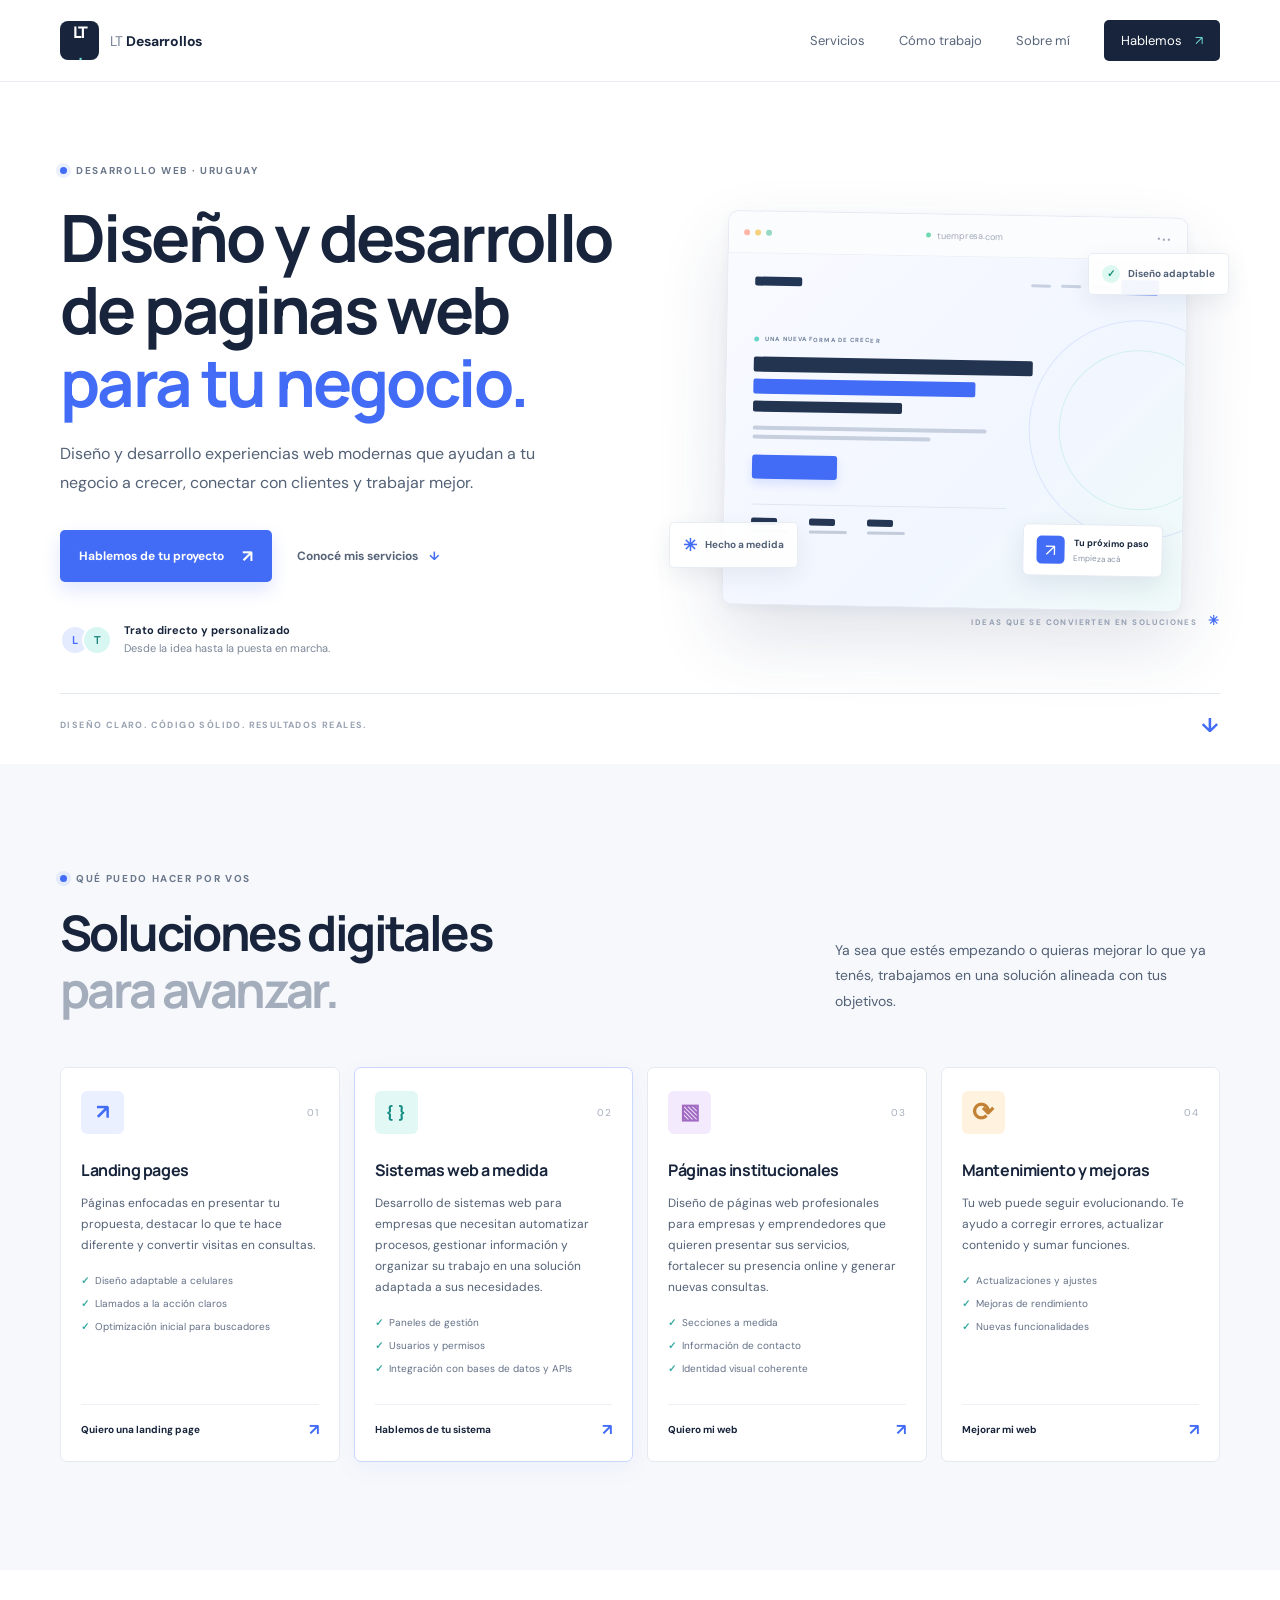
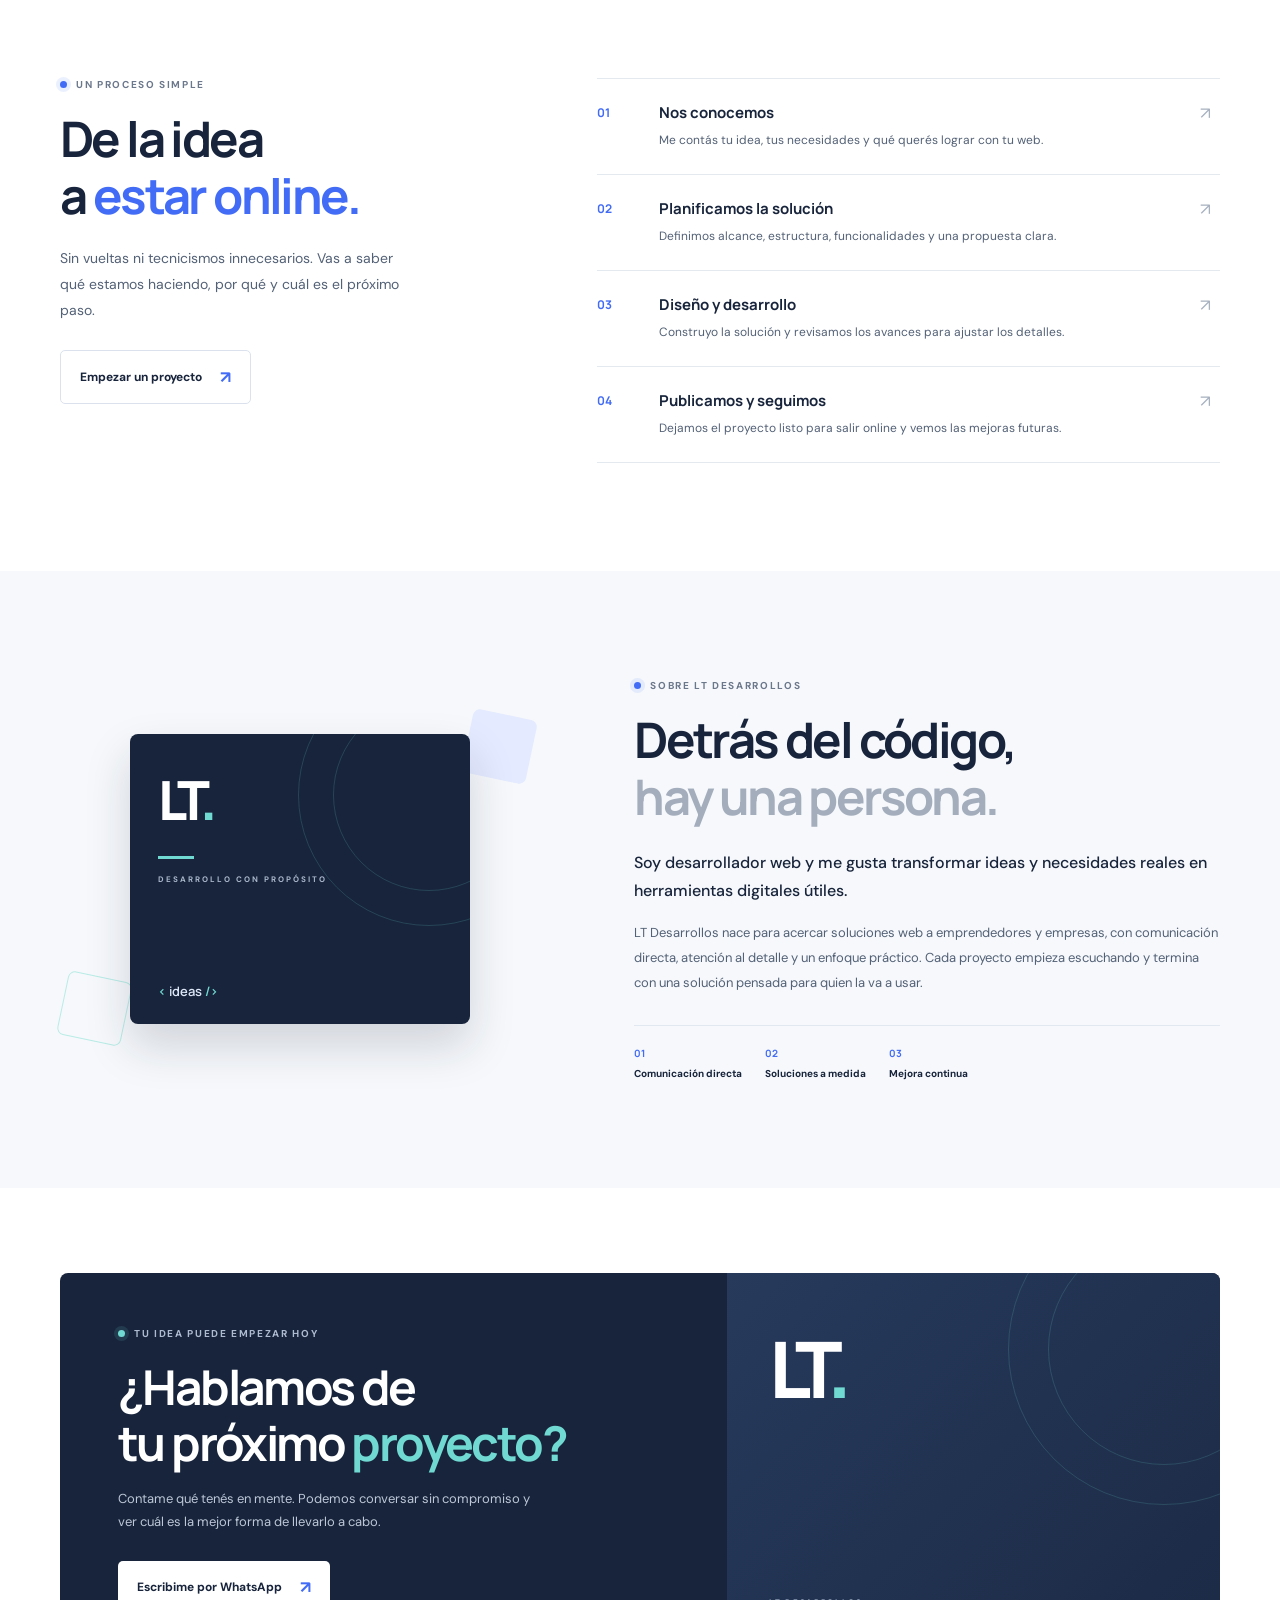
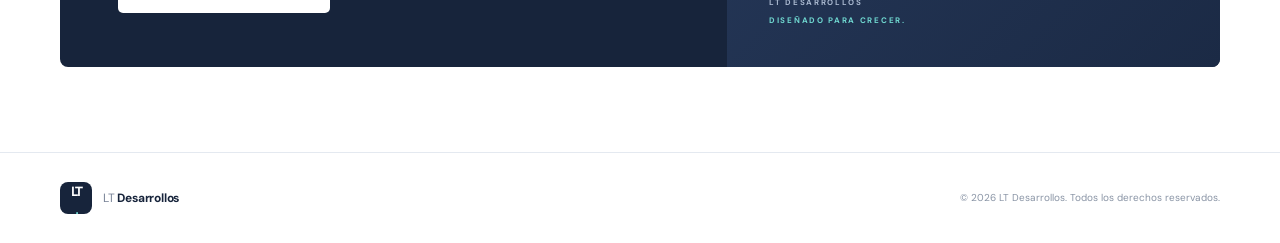
<file: index.html>
<!doctype html>
<html lang="es-UY">
<head>
    <meta charset="utf-8">
  <meta name="viewport" content="width=device-width, initial-scale=1">

  <title>Diseño de paginas Web en Uruguay </title>

  <meta
    name="description"
    content="Diseño de páginas web, landing pages y desarrollo de sistemas a medida en Uruguay. Soluciones digitales para empresas y emprendedores."
  >

  <meta name="robots" content="index, follow">
  <meta name="theme-color" content="#f7f8fa">

  <link
    rel="canonical"
    href="https://www.ltdesarrollos.com/"
  >

  <!-- Open Graph: vista previa al compartir el sitio -->
  <meta property="og:type" content="website">
  <meta property="og:locale" content="es_UY">
  <meta property="og:site_name" content="LT Desarrollos">
  <meta
    property="og:title"
    content="Desarrollo Web en Uruguay | LT Desarrollos"
  >
  <meta
    property="og:description"
    content="Diseño de páginas web, landing pages y sistemas a medida para empresas y emprendedores."
  >
  <meta
    property="og:url"
    content="https://www.ltdesarrollos.com/"
  >

  <link rel="preconnect" href="https://fonts.googleapis.com">
  <link
    rel="preconnect"
    href="https://fonts.gstatic.com"
    crossorigin
  >

  <link
    href="https://fonts.googleapis.com/css2?family=DM+Sans:wght@400;500;600;700&family=Manrope:wght@400;500;600;700;800&display=swap"
    rel="stylesheet"
  >

  <link rel="stylesheet" href="styles.css">

  <!-- Datos estructurados de la organización -->
  <script type="application/ld+json">
  {
    "@context": "https://schema.org",
    "@type": "Organization",
    "name": "LT Desarrollos",
    "url": "https://www.ltdesarrollos.com/",
    "description": "Diseño y desarrollo de páginas web, landing pages y sistemas web a medida en Uruguay."
  }
  </script>
</head>
<body>
  <header class="site-header">
    <div class="container nav-wrap">
      <a class="brand" href="#inicio" aria-label="LT Desarrollos, inicio"><span class="brand-mark">LT<span>.</span></span><span class="brand-name">LT <b>Desarrollos</b></span></a>
      <button class="menu-toggle" aria-label="Abrir menú" aria-expanded="false" aria-controls="main-nav"><span></span><span></span></button>
      <nav class="main-nav" id="main-nav"><a href="#servicios">Servicios</a><a href="#proceso">Cómo trabajo</a><a href="#sobre-mi">Sobre mí</a><a class="nav-cta" href="#contacto">Hablemos <span>↗</span></a></nav>
    </div>
  </header>

  <main>
    <section class="hero section" id="inicio">
      <div class="container hero-grid">
        <div class="hero-copy">
          <div class="eyebrow"><span class="eyebrow-dot"></span> DESARROLLO WEB · URUGUAY</div>
          <h1>Diseño y desarrollo de paginas web<span class="accent-text"> para tu negocio.</span></h1>
          <p class="hero-lead">Diseño y desarrollo experiencias web modernas que ayudan a tu negocio a crecer, conectar con clientes y trabajar mejor.</p>
          <div class="hero-actions"><a class="button button-primary" href="#contacto">Hablemos de tu proyecto <span>↗</span></a><a class="text-link" href="#servicios">Conocé mis servicios <span>↓</span></a></div>
          <div class="hero-note"><div class="avatar-stack" aria-hidden="true"><span>L</span><span>T</span></div><p><strong>Trato directo y personalizado</strong><br><span>Desde la idea hasta la puesta en marcha.</span></p></div>
        </div>
        <div class="hero-visual" aria-label="Ilustración de una interfaz web">
          <div class="visual-glow"></div>
          <div class="browser-card"><div class="browser-top"><div class="window-dots"><i></i><i></i><i></i></div><div class="browser-address"><span></span> tuempresa.com</div><div class="browser-menu">•••</div></div>
            <div class="mock-site"><div class="mock-nav"><div class="mock-logo"></div><div class="mock-nav-links"><i></i><i></i><i></i><b></b></div></div>
              <div class="mock-content"><div class="mock-label"><span></span> UNA NUEVA FORMA DE CRECER</div><div class="mock-title"><i></i><i></i><i></i></div><div class="mock-description"><i></i><i></i></div><div class="mock-button"></div><div class="mock-stats"><div><b></b><i></i></div><div><b></b><i></i></div><div><b></b><i></i></div></div></div>
              <div class="mock-orbit orbit-one"></div><div class="mock-orbit orbit-two"></div><div class="mock-floating-card"><span class="float-icon">↗</span><span><b>Tu próximo paso</b><small>Empieza acá</small></span></div>
            </div>
          </div>
          <div class="floating-chip chip-top"><span class="chip-check">✓</span> Diseño adaptable</div><div class="floating-chip chip-bottom"><span class="chip-spark">✳</span> Hecho a medida</div><div class="visual-caption">IDEAS QUE SE CONVIERTEN EN SOLUCIONES <span>✳</span></div>
        </div>
      </div>
      <div class="container hero-bottom"><span>DISEÑO CLARO. CÓDIGO SÓLIDO. RESULTADOS REALES.</span><a href="#servicios" aria-label="Ir a servicios">↓</a></div>
    </section>

    <section class="services section section-soft" id="servicios"><div class="container">
      <div class="section-heading"><div><div class="eyebrow"><span class="eyebrow-dot"></span> QUÉ PUEDO HACER POR VOS</div><h2>Soluciones digitales<br><span class="muted-heading">para avanzar.</span></h2></div><p>Ya sea que estés empezando o quieras mejorar lo que ya tenés, trabajamos en una solución alineada con tus objetivos.</p></div>
      <div class="service-grid">
        <article class="service-card"><div class="service-top"><span class="service-icon icon-landing">↗</span><span class="service-number">01</span></div><h3>Landing pages</h3><p>Páginas enfocadas en presentar tu propuesta, destacar lo que te hace diferente y convertir visitas en consultas.</p><ul><li>Diseño adaptable a celulares</li><li>Llamados a la acción claros</li><li>Optimización inicial para buscadores</li></ul><a href="#contacto" class="card-link">Quiero una landing page <span>↗</span></a></article>
        <article class="service-card featured-card"><div class="service-top"><span class="service-icon icon-system">{ }</span><span class="service-number">02</span></div><h3>Sistemas web a medida</h3><p>Desarrollo de sistemas web para empresas que necesitan automatizar procesos, gestionar información y organizar su trabajo en una solución adaptada a sus necesidades.</p><ul><li>Paneles de gestión</li><li>Usuarios y permisos</li><li>Integración con bases de datos y APIs</li></ul><a href="#contacto" class="card-link">Hablemos de tu sistema <span>↗</span></a></article>
        <article class="service-card"><div class="service-top"><span class="service-icon icon-site">▧</span><span class="service-number">03</span></div><h3>Páginas institucionales</h3><p> Diseño de páginas web profesionales para empresas y emprendedores que quieren presentar sus servicios, fortalecer su presencia online y generar nuevas consultas.</p><ul><li>Secciones a medida</li><li>Información de contacto</li><li>Identidad visual coherente</li></ul><a href="#contacto" class="card-link">Quiero mi web <span>↗</span></a></article>
        <article class="service-card"><div class="service-top"><span class="service-icon icon-care">⟳</span><span class="service-number">04</span></div><h3>Mantenimiento y mejoras</h3><p>Tu web puede seguir evolucionando. Te ayudo a corregir errores, actualizar contenido y sumar funciones.</p><ul><li>Actualizaciones y ajustes</li><li>Mejoras de rendimiento</li><li>Nuevas funcionalidades</li></ul><a href="#contacto" class="card-link">Mejorar mi web <span>↗</span></a></article>
      </div>
    </div></section>

    <section class="approach section" id="proceso"><div class="container approach-grid"><div class="approach-intro"><div class="eyebrow"><span class="eyebrow-dot"></span> UN PROCESO SIMPLE</div><h2>De la idea<br>a <span class="accent-text">estar online.</span></h2><p>Sin vueltas ni tecnicismos innecesarios. Vas a saber qué estamos haciendo, por qué y cuál es el próximo paso.</p><a class="button button-outline" href="#contacto">Empezar un proyecto <span>↗</span></a></div>
      <div class="steps"><article class="step"><div class="step-index">01</div><div><h3>Nos conocemos</h3><p>Me contás tu idea, tus necesidades y qué querés lograr con tu web.</p></div><span class="step-arrow">↗</span></article><article class="step"><div class="step-index">02</div><div><h3>Planificamos la solución</h3><p>Definimos alcance, estructura, funcionalidades y una propuesta clara.</p></div><span class="step-arrow">↗</span></article><article class="step"><div class="step-index">03</div><div><h3>Diseño y desarrollo</h3><p>Construyo la solución y revisamos los avances para ajustar los detalles.</p></div><span class="step-arrow">↗</span></article><article class="step"><div class="step-index">04</div><div><h3>Publicamos y seguimos</h3><p>Dejamos el proyecto listo para salir online y vemos las mejoras futuras.</p></div><span class="step-arrow">↗</span></article></div>
    </div></section>

    <section class="about section section-soft" id="sobre-mi"><div class="container about-grid"><div class="about-visual"><div class="about-card"><div class="about-monogram">LT<span>.</span></div><div class="about-card-line"></div><p>DESARROLLO CON PROPÓSITO</p><div class="about-code"><span>&lt;</span> ideas <span>/&gt;</span></div></div><div class="about-decoration decoration-one"></div><div class="about-decoration decoration-two"></div></div>
      <div class="about-copy"><div class="eyebrow"><span class="eyebrow-dot"></span> SOBRE LT DESARROLLOS</div><h2>Detrás del código,<br><span class="muted-heading">hay una persona.</span></h2><p class="about-lead">Soy desarrollador web y me gusta transformar ideas y necesidades reales en herramientas digitales útiles.</p><p data-nosnippet>LT Desarrollos nace para acercar soluciones web a emprendedores y empresas, con comunicación directa, atención al detalle y un enfoque práctico. Cada proyecto empieza escuchando y termina con una solución pensada para quien la va a usar.</p><div class="values-row"><div><span>01</span><b>Comunicación directa</b></div><div><span>02</span><b>Soluciones a medida</b></div><div><span>03</span><b>Mejora continua</b></div></div></div>
    </div></section>

    <section class="contact section" id="contacto">
      <div class="container contact-panel">
        <div class="contact-copy">
          <div class="eyebrow eyebrow-light">
            <span class="eyebrow-dot"></span> TU IDEA PUEDE EMPEZAR HOY
          </div><h2>¿Hablamos de<br>tu próximo 
          <span>proyecto?</span></h2><p>Contame qué tenés en mente. Podemos conversar sin compromiso y ver cuál es la mejor forma de llevarlo a cabo.</p><a class="button button-white" id="whatsapp-cta" href="https://wa.me/59895461141?text=Hola%20LT%20Desarrollos%2C%20quiero%20consultar%20por%20un%20proyecto%20web." target="_blank" rel="noopener noreferrer">Escribime por WhatsApp <span>↗</span></a></div><div class="contact-side"><div class="contact-symbol">LT<span>.</span></div><div class="contact-side-bottom"><span>LT DESARROLLOS</span><span>DISEÑADO PARA CRECER.</span></div></div></div></section>
  </main>

  <footer class="site-footer"><div class="container footer-wrap"><a class="brand footer-brand" href="#inicio"><span class="brand-mark">LT<span>.</span></span><span class="brand-name">LT <b>Desarrollos</b></span></a><span class="copyright">© <span id="year"></span> LT Desarrollos. Todos los derechos reservados.</span></div></footer>
  <script src="script.js"></script>
</body>
</html>
</file>
<file: styles.css>
:root{--ink:#17243b;--ink-soft:#536176;--muted:#7b8798;--blue:#426cf5;--blue-dark:#3157d8;--cyan:#70d9d1;--line:#e4e9f0;--paper:#fff;--soft:#f6f8fb;--font-body:"DM Sans",sans-serif;--font-display:"Manrope",sans-serif}*{box-sizing:border-box}html{scroll-behavior:smooth;scroll-padding-top:90px}body{margin:0;color:var(--ink);background:var(--paper);font-family:var(--font-body);-webkit-font-smoothing:antialiased}a{color:inherit;text-decoration:none}button,a{-webkit-tap-highlight-color:transparent}.container{width:min(1160px,calc(100% - 48px));margin:0 auto}.section{padding:108px 0}.section-soft{background:var(--soft)}.site-header{height:82px;position:sticky;top:0;z-index:20;background:rgba(255,255,255,.9);backdrop-filter:blur(16px);border-bottom:1px solid rgba(228,233,240,.8)}.nav-wrap,.main-nav,.brand{display:flex;align-items:center}.nav-wrap{height:100%;justify-content:space-between}.brand{gap:11px}.brand-mark{display:grid;place-items:center;width:39px;height:39px;color:white;background:var(--ink);font:800 16px var(--font-display);letter-spacing:-1.5px;border-radius:8px}.brand-mark span,.about-monogram span,.contact-symbol span{color:var(--cyan)}.brand-name{font-size:14px;color:#788397;letter-spacing:-.2px}.brand-name b{color:var(--ink);font-weight:700}.main-nav{gap:34px;font-size:13px;color:#586579}.main-nav>a:not(.nav-cta):hover{color:var(--blue)}.nav-cta{color:white;background:var(--ink);padding:12px 17px;border-radius:5px;transition:background .2s,transform .2s}.nav-cta span{margin-left:10px;color:var(--cyan)}.nav-cta:hover{background:var(--blue);transform:translateY(-1px)}.menu-toggle{display:none;border:0;background:none;padding:8px}.menu-toggle span{display:block;width:23px;height:2px;margin:5px;background:var(--ink)}.hero{padding-top:82px;padding-bottom:26px;overflow:hidden}.hero-grid{display:grid;grid-template-columns:1.04fr .96fr;align-items:center;gap:55px;min-height:485px}.eyebrow{display:flex;align-items:center;gap:9px;color:#6b778b;font-size:10px;font-weight:700;letter-spacing:1.65px}.eyebrow-dot{display:inline-block;width:7px;height:7px;border-radius:50%;background:var(--blue);box-shadow:0 0 0 4px rgba(66,108,245,.1)}.hero h1,h2{font-family:var(--font-display);letter-spacing:-2.6px;font-weight:700}.hero h1{margin:24px 0 22px;font-size:clamp(43px,5.1vw,66px);line-height:1.11}.accent-text{color:var(--blue)}.hero-lead{max-width:505px;color:var(--ink-soft);font-size:16px;line-height:1.8}.hero-actions{display:flex;align-items:center;gap:25px;margin-top:32px;flex-wrap:wrap}.button{display:inline-flex;align-items:center;justify-content:center;gap:18px;padding:15px 19px;font-size:12px;font-weight:700;border-radius:5px;transition:transform .2s,background .2s}.button span{font-size:17px}.button-primary{color:white;background:var(--blue);box-shadow:0 8px 18px rgba(66,108,245,.16)}.button-primary:hover{background:var(--blue-dark);transform:translateY(-2px)}.text-link{color:#586579;font-size:12px;font-weight:700}.text-link span{margin-left:8px;color:var(--blue)}.hero-note{display:flex;align-items:center;gap:12px;margin-top:40px}.avatar-stack{display:flex;padding-left:2px}.avatar-stack span{display:grid;place-items:center;width:30px;height:30px;margin-left:-2px;border:2px solid white;border-radius:50%;background:#e5ebff;color:var(--blue);font:700 11px var(--font-display)}.avatar-stack span+span{margin-left:-8px;color:#1c827f;background:#d9f7f2}.hero-note p{margin:0;color:var(--ink);font-size:11px;line-height:1.6}.hero-note p span{color:var(--muted);font-weight:400}.hero-visual{position:relative;min-height:440px;display:flex;align-items:center;justify-content:center}.visual-glow{position:absolute;width:390px;height:390px;border-radius:50%;background:radial-gradient(circle,rgba(102,139,255,.14),rgba(112,217,209,.08) 52%,transparent 70%)}.browser-card{width:min(100%,460px);position:relative;z-index:2;background:white;border:1px solid #e5eaf3;border-radius:10px;box-shadow:0 32px 70px rgba(37,57,96,.14),0 4px 12px rgba(37,57,96,.04);transform:rotate(1deg);overflow:hidden}.browser-top{height:42px;display:flex;align-items:center;padding:0 15px;gap:17px;background:#fbfcfe;border-bottom:1px solid #edf0f5}.window-dots{display:flex;gap:5px}.window-dots i{width:6px;height:6px;border-radius:50%;background:#d7dce5}.window-dots i:first-child{background:#ffb6a9}.window-dots i:nth-child(2){background:#f5d17d}.window-dots i:nth-child(3){background:#94d9c0}.browser-address{flex:1;display:flex;justify-content:center;align-items:center;gap:6px;color:#a2aabb;font-size:9px}.browser-address span{width:5px;height:5px;border-radius:50%;background:#70d9b0}.browser-menu{color:#a2aabb;font-size:10px;letter-spacing:1px}.mock-site{min-height:350px;position:relative;padding:0 27px;overflow:hidden;background:linear-gradient(135deg,#f8faff 0%,#f2f6ff 57%,#effaf9 100%)}.mock-nav{height:54px;display:flex;align-items:center;justify-content:space-between;position:relative;z-index:2}.mock-logo{width:47px;height:9px;border-radius:2px;background:#233554}.mock-nav-links{display:flex;align-items:center;gap:10px}.mock-nav-links i{width:20px;height:3px;border-radius:2px;background:#c8d1e1}.mock-nav-links b{width:38px;height:15px;border-radius:3px;background:var(--blue)}.mock-content{position:relative;z-index:2;padding-top:27px}.mock-label{display:flex;align-items:center;gap:6px;color:#71809a;font-size:6px;letter-spacing:1.1px;font-weight:700}.mock-label span{width:5px;height:5px;background:#66d4c9;border-radius:50%}.mock-title{display:flex;flex-direction:column;gap:7px;margin-top:14px}.mock-title i{display:block;height:15px;width:69%;background:#223450;border-radius:2px}.mock-title i:nth-child(2){width:55%;background:var(--blue)}.mock-title i:nth-child(3){width:37%;height:11px}.mock-description{display:flex;flex-direction:column;gap:5px;margin-top:14px}.mock-description i{width:58%;height:4px;background:#c6cfde;border-radius:2px}.mock-description i:nth-child(2){width:44%}.mock-button{width:85px;height:24px;border-radius:3px;background:var(--blue);margin-top:16px;box-shadow:0 5px 10px rgba(66,108,245,.16)}.mock-stats{display:flex;gap:20px;margin-top:25px;padding-top:13px;border-top:1px solid #e0e6f1;width:63%}.mock-stats div{display:flex;flex-direction:column;gap:5px}.mock-stats b{width:26px;height:7px;border-radius:2px;background:#243653}.mock-stats i{width:38px;height:3px;border-radius:2px;background:#c3ccdb}.mock-orbit{position:absolute;border-radius:50%;border:1px solid rgba(66,108,245,.13)}.orbit-one{width:220px;height:220px;right:-65px;top:60px}.orbit-two{width:160px;height:160px;right:-35px;top:90px;border-color:rgba(91,208,198,.22)}.mock-floating-card{display:flex;align-items:center;gap:9px;position:absolute;z-index:3;right:19px;bottom:33px;padding:11px 13px;background:white;border:1px solid #e6ebf3;border-radius:6px;box-shadow:0 9px 25px rgba(33,54,94,.1)}.float-icon{display:grid;place-items:center;width:28px;height:28px;color:#fff;background:var(--blue);border-radius:5px;font-size:17px}.mock-floating-card b,.mock-floating-card small{display:block}.mock-floating-card b{font-size:9px}.mock-floating-card small{margin-top:4px;color:#8994a6;font-size:8px}.floating-chip{position:absolute;z-index:4;display:flex;align-items:center;gap:8px;padding:11px 13px;border:1px solid #e8edf4;border-radius:5px;background:rgba(255,255,255,.94);box-shadow:0 8px 22px rgba(39,58,93,.08);color:#526176;font-size:10px;font-weight:700}.chip-top{top:62px;right:-9px}.chip-bottom{bottom:63px;left:-21px}.chip-check{display:grid;place-items:center;width:18px;height:18px;color:#168a75;background:#ddf8f0;border-radius:50%;font-size:10px}.chip-spark{color:var(--blue);font-size:17px}.visual-caption{position:absolute;bottom:2px;right:0;color:#a2acbc;font-size:8px;font-weight:700;letter-spacing:1.4px}.visual-caption span{margin-left:7px;color:var(--blue);font-size:13px}.hero-bottom{display:flex;justify-content:space-between;align-items:center;border-top:1px solid var(--line);margin-top:36px;padding-top:18px;color:#98a2b1;font-size:9px;font-weight:700;letter-spacing:1.4px}.hero-bottom a{color:var(--blue);font-size:20px}.section-heading{display:flex;align-items:end;justify-content:space-between;gap:35px;margin-bottom:48px}h2{margin:19px 0 0;font-size:clamp(36px,4vw,49px);line-height:1.17}.muted-heading{color:#a3adbc}.section-heading>p{max-width:385px;margin:0 0 5px;color:var(--ink-soft);font-size:14px;line-height:1.8}.service-grid{display:grid;grid-template-columns:repeat(4,1fr);gap:14px}.service-card{display:flex;flex-direction:column;min-height:365px;padding:23px 20px 21px;border:1px solid #e5eaf1;border-radius:7px;background:white;transition:transform .2s,box-shadow .2s,border-color .2s}.service-card:hover{transform:translateY(-4px);box-shadow:0 14px 30px rgba(35,54,88,.06);border-color:#d1dcff}.featured-card{border-color:#cbd7ff;box-shadow:0 7px 24px rgba(66,108,245,.055)}.service-top{display:flex;justify-content:space-between;align-items:center;margin-bottom:25px}.service-icon{display:grid;place-items:center;width:43px;height:43px;border-radius:6px;font-size:21px;font-weight:700}.icon-landing{color:#426cf5;background:#eaf0ff}.icon-system{color:#138b84;background:#e1f8f4;font-size:16px}.icon-site{color:#a16bc4;background:#f4eafd}.icon-care{color:#c28134;background:#fff3df;font-size:26px}.service-number{color:#a6afbd;font-size:10px;letter-spacing:1px}.service-card h3{margin:0 0 12px;font:700 16px var(--font-display);letter-spacing:-.4px}.service-card p{margin:0;color:var(--ink-soft);font-size:12px;line-height:1.75}.service-card ul{list-style:none;padding:17px 0 20px;margin:0}.service-card li{position:relative;padding:0 0 8px 14px;color:#637087;font-size:10px;line-height:1.5}.service-card li::before{content:"✓";position:absolute;left:0;color:#36aaa1;font-weight:700}.card-link{display:flex;justify-content:space-between;align-items:center;gap:7px;padding-top:14px;margin-top:auto;border-top:1px solid #edf0f5;color:var(--ink);font-size:10px;font-weight:700}.card-link span{color:var(--blue);font-size:16px;transition:transform .2s}.card-link:hover span{transform:translate(2px,-2px)}.approach{background:white}.approach-grid{display:grid;grid-template-columns:.83fr 1.17fr;gap:95px;align-items:start}.approach-intro h2{margin-bottom:22px}.approach-intro>p{max-width:360px;color:var(--ink-soft);font-size:14px;line-height:1.85;margin:0 0 26px}.button-outline{color:var(--ink);border:1px solid #dbe2ed;background:white}.button-outline span{color:var(--blue)}.button-outline:hover{border-color:var(--blue);transform:translateY(-2px)}.steps{border-top:1px solid var(--line)}.step{display:grid;grid-template-columns:44px 1fr 20px;align-items:start;gap:18px;padding:23px 0;border-bottom:1px solid var(--line)}.step-index{padding-top:2px;color:var(--blue);font:700 12px var(--font-display)}.step h3{margin:0 0 7px;font:700 15px var(--font-display)}.step p{margin:0;max-width:430px;color:var(--ink-soft);font-size:12px;line-height:1.75}.step-arrow{color:#a7b1c0;font-size:17px}.step:hover .step-arrow{color:var(--blue)}.about-grid{display:grid;grid-template-columns:.9fr 1.1fr;gap:95px;align-items:center}.about-visual{min-height:350px;display:grid;place-items:center;position:relative}.about-card{width:min(340px,100%);height:290px;position:relative;z-index:2;padding:28px;background:var(--ink);border-radius:8px;overflow:hidden;box-shadow:0 22px 45px rgba(23,36,59,.17)}.about-card::before,.about-card::after{content:"";position:absolute;border:1px solid rgba(112,217,209,.18);border-radius:50%}.about-card::before{width:260px;height:260px;right:-90px;top:-70px}.about-card::after{width:190px;height:190px;right:-55px;top:-35px}.about-monogram{position:relative;z-index:1;color:white;font:800 54px var(--font-display);letter-spacing:-5px}.about-card-line{width:36px;height:3px;margin-top:20px;background:var(--cyan)}.about-card>p{position:relative;z-index:1;margin-top:15px;color:#aab7cb;font-size:8px;font-weight:700;letter-spacing:2px}.about-code{position:absolute;bottom:24px;left:28px;color:#dce6f6;font:600 13px var(--font-display)}.about-code span{color:var(--cyan)}.about-decoration{position:absolute;width:65px;height:65px;border-radius:7px;transform:rotate(12deg)}.decoration-one{top:10px;right:7px;background:#e4eaff}.decoration-two{bottom:13px;left:2px;border:1px solid #b9ece6}.about-copy h2{margin-bottom:24px}.about-copy>p{color:var(--ink-soft);font-size:13px;line-height:1.9}.about-copy .about-lead{color:var(--ink);font-size:16px;line-height:1.75;font-weight:500}.values-row{display:flex;gap:23px;flex-wrap:wrap;margin-top:29px;padding-top:20px;border-top:1px solid #e2e8f0}.values-row div{display:flex;flex-direction:column;gap:7px}.values-row span{color:var(--blue);font:700 10px var(--font-display)}.values-row b{font-size:10px}.contact{padding-top:85px;padding-bottom:85px}.contact-panel{display:grid;grid-template-columns:1.15fr .85fr;min-height:365px;background:var(--ink);border-radius:8px;overflow:hidden}.contact-copy{padding:54px 58px;color:white}.eyebrow-light{color:#aebbd0}.eyebrow-light .eyebrow-dot{background:var(--cyan);box-shadow:0 0 0 4px rgba(112,217,209,.13)}.contact-copy h2{margin:19px 0 16px;color:white;font-size:clamp(36px,4vw,48px)}.contact-copy h2 span{color:var(--cyan)}.contact-copy>p{max-width:430px;color:#bdc7d7;font-size:13px;line-height:1.8}.button-white{margin-top:14px;color:var(--ink);background:white}.button-white span{color:var(--blue)}.button-white:hover{transform:translateY(-2px);background:#edf2ff}.contact-hint{display:block;margin-top:12px;color:#9eacc2;font-size:10px}.contact-side{display:flex;flex-direction:column;justify-content:space-between;position:relative;padding:42px;overflow:hidden;background:linear-gradient(135deg,#273a5c,#1b2a45)}.contact-side::before,.contact-side::after{content:"";position:absolute;width:310px;height:310px;border:1px solid rgba(112,217,209,.17);border-radius:50%}.contact-side::before{top:-80px;right:-100px}.contact-side::after{top:-40px;right:-60px;width:230px;height:230px}.contact-symbol{position:relative;z-index:1;color:white;font:800 78px var(--font-display);letter-spacing:-8px}.contact-side-bottom{position:relative;z-index:1;display:flex;flex-direction:column;gap:8px;color:#a9b8cf;font-size:8px;font-weight:700;letter-spacing:1.7px}.contact-side-bottom span:last-child{color:var(--cyan)}.site-footer{border-top:1px solid var(--line)}.footer-wrap{min-height:90px;display:flex;align-items:center;justify-content:space-between;gap:20px}.footer-brand .brand-mark{width:32px;height:32px;font-size:13px}.footer-brand .brand-name{font-size:12px}.footer-wrap>p,.copyright{color:#8994a5;font-size:10px}.copyright{text-align:right}
@media(max-width:1050px){.hero-grid{gap:25px}.hero h1{font-size:54px}.hero-visual{min-height:390px}.service-grid{grid-template-columns:repeat(2,1fr)}.service-card{min-height:325px}.approach-grid,.about-grid{gap:55px}}
@media(max-width:760px){.container{width:min(100% - 36px,560px)}.section{padding:76px 0}.site-header{height:70px}.menu-toggle{display:block;cursor:pointer}.main-nav{display:none;position:absolute;top:69px;left:0;right:0;padding:18px;background:white;border-bottom:1px solid var(--line);box-shadow:0 14px 22px rgba(23,36,59,.07);flex-direction:column;align-items:stretch;gap:0}.main-nav.open{display:flex}.main-nav>a{padding:13px 8px}.main-nav .nav-cta{margin-top:8px;text-align:center}.hero{padding-top:58px}.hero-grid{grid-template-columns:1fr;gap:28px}.hero h1{font-size:clamp(42px,11vw,58px);letter-spacing:-2.4px}.hero-lead{font-size:14px}.hero-visual{min-height:365px;margin:0 -3px}.browser-card{width:95%}.mock-site{min-height:310px}.chip-top{right:-2px;top:37px}.chip-bottom{left:-1px;bottom:44px}.visual-caption{right:4px;bottom:-1px;font-size:7px}.hero-bottom{margin-top:25px;font-size:8px;letter-spacing:.8px}.section-heading{display:block;margin-bottom:30px}.section-heading>p{margin-top:22px}h2{font-size:39px;letter-spacing:-2px}.service-grid{grid-template-columns:1fr;gap:12px}.service-card{min-height:0;padding:23px}.service-card ul{padding-bottom:17px}.approach-grid,.about-grid{grid-template-columns:1fr;gap:42px}.approach-intro>p{max-width:500px}.step{grid-template-columns:34px 1fr 16px;gap:12px}.about-visual{min-height:320px;order:2}.about-copy{order:1}.about-card{height:270px}.values-row{gap:18px}.contact{padding:64px 0}.contact-panel{grid-template-columns:1fr}.contact-copy{padding:38px 25px}.contact-side{min-height:190px;padding:24px 28px}.contact-symbol{font-size:60px}.footer-wrap{padding:22px 0;flex-wrap:wrap}.footer-wrap>p{display:none}.copyright{width:100%;text-align:left}}
@media(prefers-reduced-motion:reduce){html{scroll-behavior:auto}*,*::before,*::after{transition-duration:.01ms!important;animation-duration:.01ms!important}}
</file>
